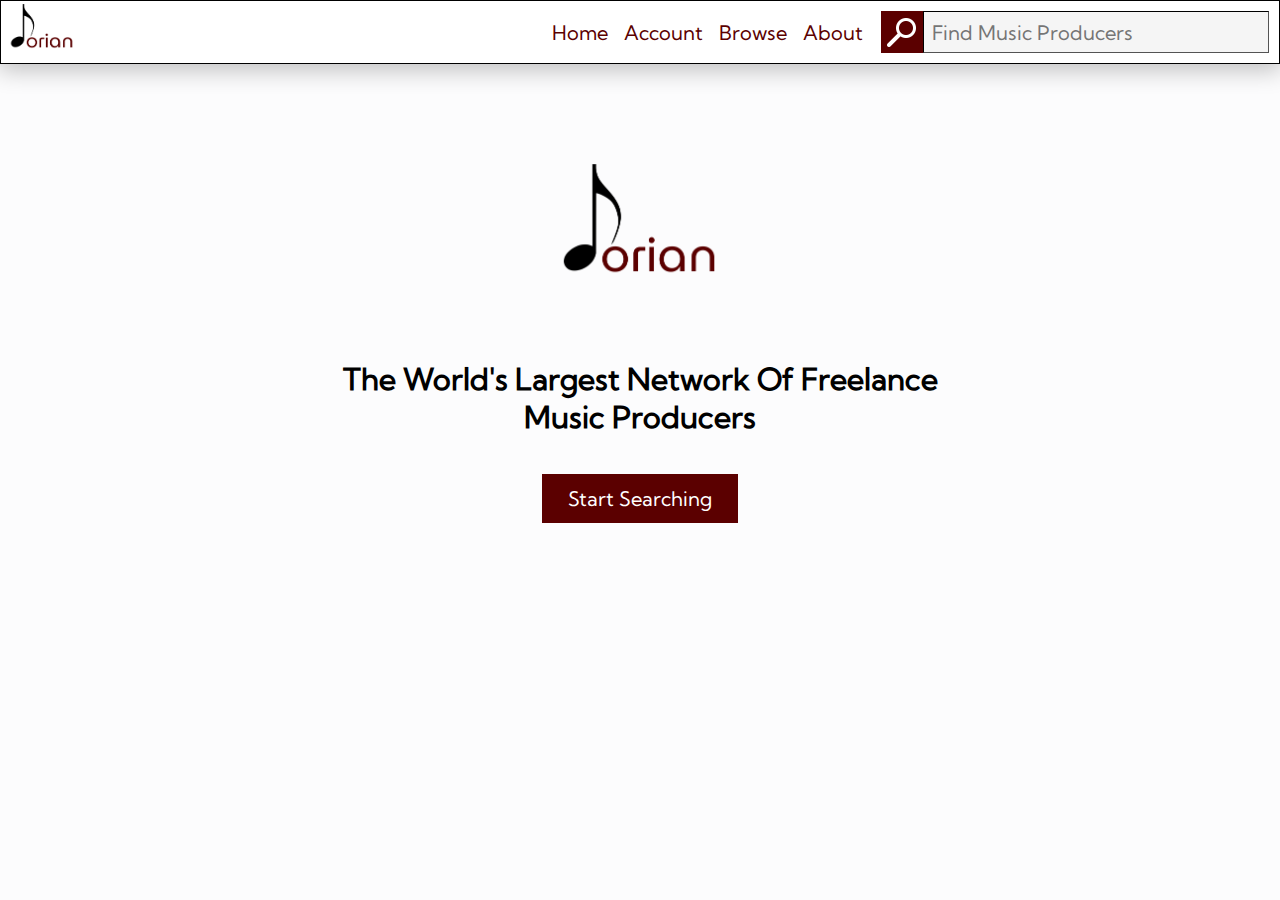
<file: index.html>
<!DOCTYPE html>
<html lang="en">
<head>
	<meta charset="UTF-8">
	<meta http-equiv="X-UA-Compatible" content="IE=edge">
	<meta name="viewport" content="width=device-width, initial-scale=1.0">
	<meta name="description" content="Dorian is the world's largest network of freelance music producers from amateur to professional.">
	<link rel="stylesheet" href="style.css">
	<title>Dorian</title>
</head>
<body>
	<header>
		<a href="index.html" class="logo">
			<img class="logo-img" src="assets/images/logo.png" alt="Dorian Logo">
		</a>
		<nav>
			<ul>
				<li><a href="index.html">Home</a></li>
				<li><a href="login.html">Account</a></li>
				<li><a href="browse.html">Browse</a></li>
				<li><a href="about.html">About</a></li>
			</ul>
			<form action="browse.html" method="get" class="searchbar">
				<button type="submit" id="search"><img src="assets/images/magnifying-glass.png" alt="Magnifying Glass"></button>
				<input placeholder="Find Music Producers" name="tags" type="search" id="searchbar">
			</form>
		</nav>
	</header>
	<main class="main-intrusive">
		<a href="index.html" class="logo">
			<img src="assets/images/logo.png" alt="Eigth Note">
		</a>
		<h2>The World's Largest Network Of Freelance Music Producers</h2>
		<a href="browse.html" class="button-link">Start Searching</a>
	</main>
</body>
</html>
</file>
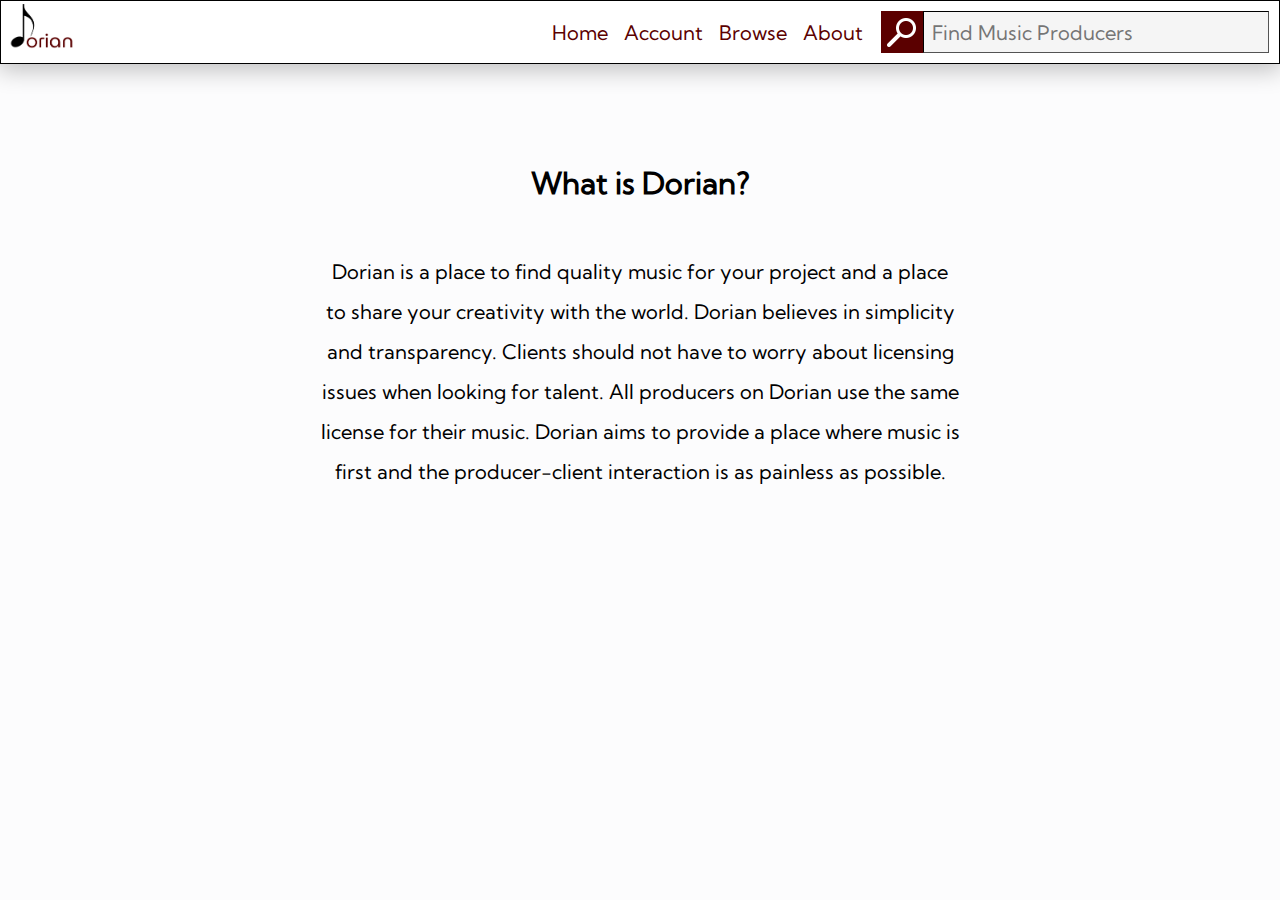
<file: about.html>
<!DOCTYPE html>
<html lang="en">
<head>
	<meta charset="UTF-8">
	<meta http-equiv="X-UA-Compatible" content="IE=edge">
	<meta name="viewport" content="width=device-width, initial-scale=1.0">
	<meta name="description" content="Dorian is the world's largest network of freelance music producers from amateur to professional.">
	<link rel="stylesheet" href="style.css">
	<title>Dorian | About</title>
</head>
<body>
	<header>
		<a href="index.html" class="logo">
			<img class="logo-img" src="assets/images/logo.png" alt="Dorian Logo">
		</a>
		<nav>
			<ul>
				<li><a href="index.html">Home</a></li>
				<li><a href="login.html">Account</a></li>
				<li><a href="browse.html">Browse</a></li>
				<li><a href="about.html">About</a></li>
			</ul>
			<form action="browse.html" method="get" class="searchbar">
				<button type="submit" id="search"><img src="assets/images/magnifying-glass.png" alt="Magnifying Glass"></button>
				<input placeholder="Find Music Producers" name="tags" type="search" id="searchbar">
			</form>
		</nav>
	</header>
	<main class="main-intrusive">
		<h2>What is Dorian?</h2>
		<p>
			Dorian is a place to find quality music for your project and a place to share your 
			creativity with the world. Dorian believes in simplicity and transparency. Clients
			should not have to worry about licensing issues when looking for talent. All 
			producers on Dorian use the same license for their music. Dorian aims to provide a 
			place where music is first and the producer-client interaction is as painless as 
			possible.
		</p>
	</main>
</body>
</html>
</file>
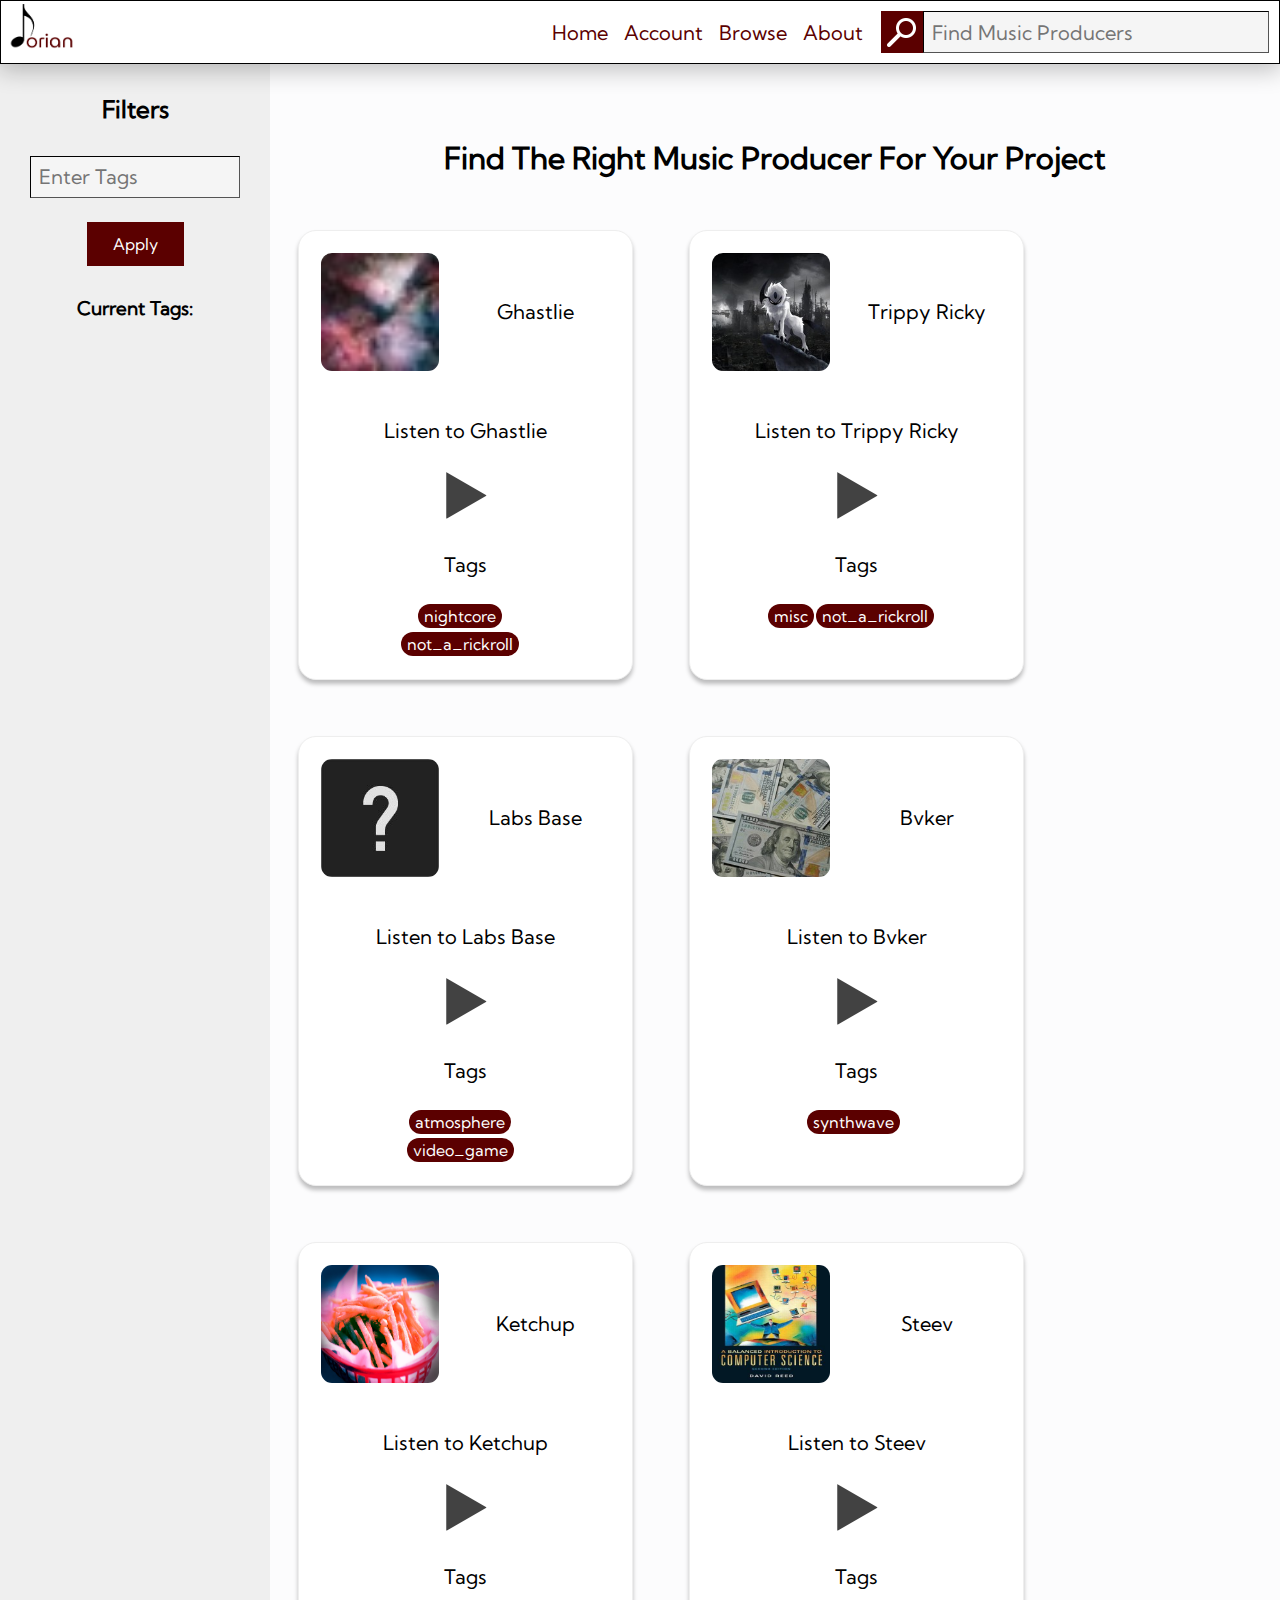
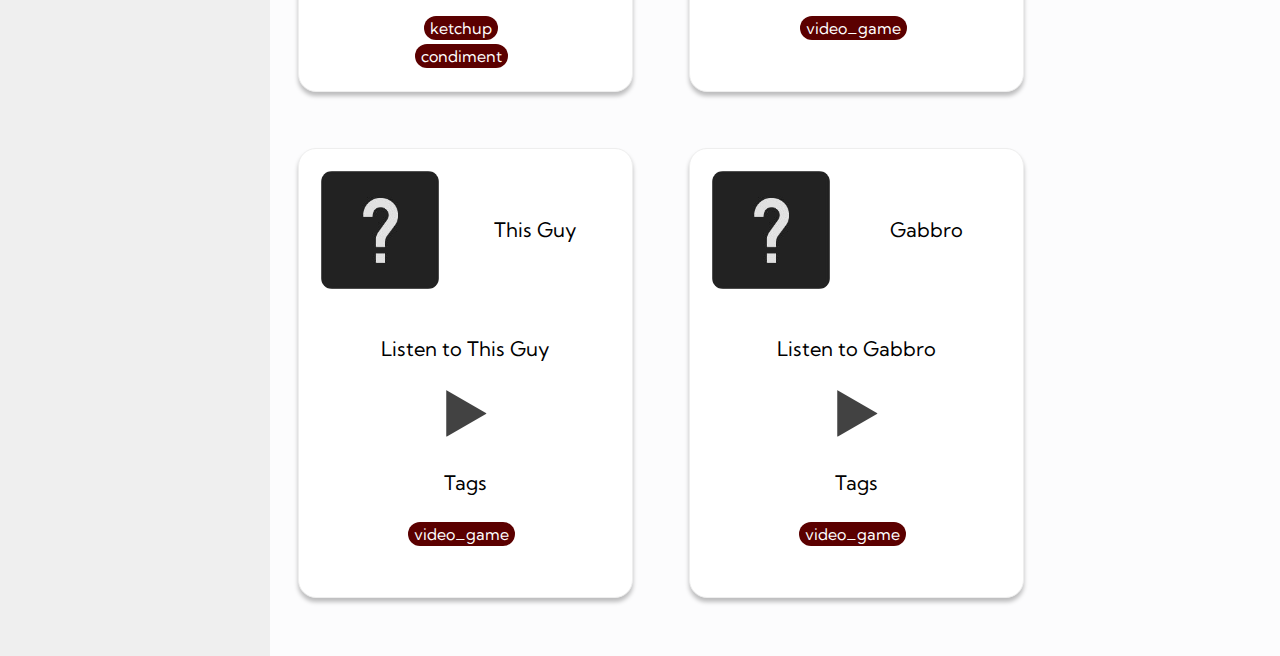
<file: browse.html>
<!DOCTYPE html>
<html lang="en">
<head>
	<meta charset="UTF-8">
	<meta http-equiv="X-UA-Compatible" content="IE=edge">
	<meta name="viewport" content="width=device-width, initial-scale=1.0">
	<meta name="description" content="Dorian is the world's largest network of freelance music producers from amateur to professional.">
	<link rel="stylesheet" href="style.css">
	<title>Dorian | Browse</title>
</head>
<body>
	<header>
		<a href="index.html" class="logo">
			<img class="logo-img" src="assets/images/logo.png" alt="Dorian Logo">
		</a>
		<nav>
			<ul>
				<li><a href="index.html">Home</a></li>
				<li><a href="login.html">Account</a></li>
				<li><a href="browse.html">Browse</a></li>
				<li><a href="about.html">About</a></li>
			</ul>
			<form action="browse.html" method="get" class="searchbar">
				<button type="submit" id="search"><img src="assets/images/magnifying-glass.png" alt="Magnifying Glass"></button>
				<input placeholder="Find Music Producers" name="tags" type="search" id="searchbar">
			</form>
		</nav>
	</header>

	<main class="main-sidebar">
		<section id="sidebar">
			<h2>Filters</h2>
			<form action="browse.html" id="filters" method="get">
				<input id="tag-bar" placeholder="Enter Tags" type="search" name="tags">
				<button type="submit" class="button-link">Apply</button>
			</form>
			<h3>Current Tags:</h3>
			<ul class="tag-list" id="current-tags">

			</ul>
		</section>
	
		<section id="main-section">
			<h2>Find The Right Music Producer For Your Project</h2>
			<ul id="user-cards">
				
			</ul>
		</section>
	</main>

	<script src="make-cards.js"></script>
</body>
</html>
</file>
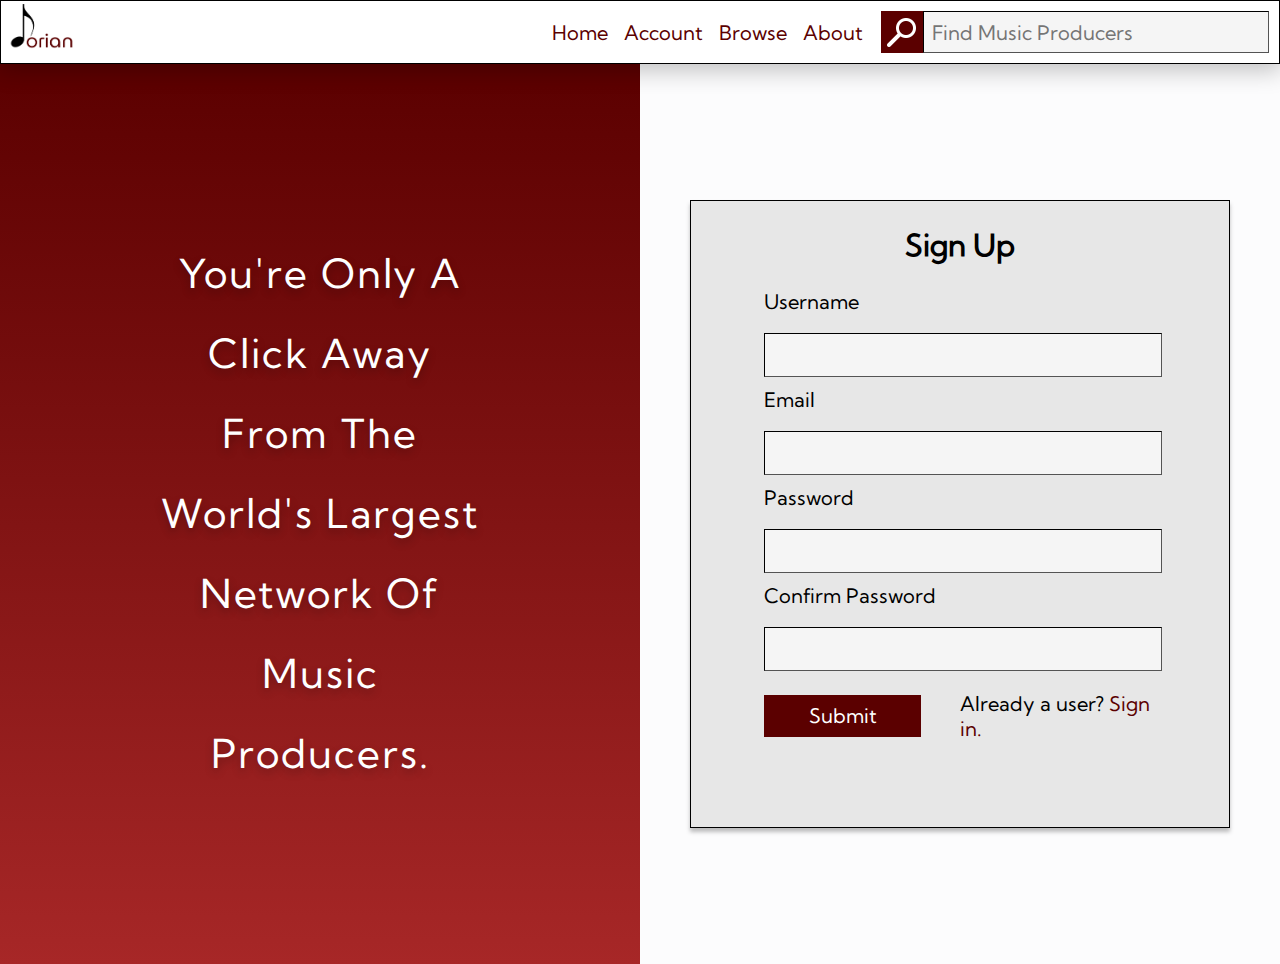
<file: login.html>
<!DOCTYPE html>
<html lang="en">
<head>
	<meta charset="UTF-8">
	<meta http-equiv="X-UA-Compatible" content="IE=edge">
	<meta name="viewport" content="width=device-width, initial-scale=1.0">
	<meta name="description" content="Dorian is the world's largest network of freelance music producers from amateur to professional.">
	<link rel="stylesheet" href="style.css">
	<title>Dorian | Login</title>
</head>
<body>
	<header>
		<a href="index.html" class="logo">
			<img class="logo-img" src="assets/images/logo.png" alt="Dorian Logo">
		</a>
		<nav>
			<ul>
				<li><a href="index.html">Home</a></li>
				<li><a href="login.html">Account</a></li>
				<li><a href="browse.html">Browse</a></li>
				<li><a href="about.html">About</a></li>
			</ul>
			<form action="browse.html" method="get" class="searchbar">
				<button type="submit" id="search"><img src="assets/images/magnifying-glass.png" alt="Magnifying Glass"></button>
				<input placeholder="Find Music Producers" name="tags" type="search" id="searchbar">
			</form>
		</nav>
	</header>
	<main class="main-split">
		<section id="left-split">
			<p id="signup-advert">
				You're Only A Click Away From The World's Largest Network Of Music Producers.
			</p>
		</section>
		<div id="right-split">
			<section id="sign-up-box">
				<h2>Sign Up</h2>
				<form action="login.html" method="get" id="sign-up-form">
					<label class="sign-up-field">Username
						<input type="text" name="" id="uname-field">
					</label>
					<label class="sign-up-field">Email
						<input type="email" name="" id="email-field">
					</label>
					<label class="sign-up-field">Password
						<input type="password" name="" id="pwd-field">
					</label>
					<label class="sign-up-field">Confirm Password
						<input type="password" name="" id="pwd-conf-field">
					</label>
					<div class="sign-up-field">
						<button type="submit" class="button-link">Submit</button>
						<p>Already a user? <a href="login.html">Sign in.</a></p>
					</div>
				</form>
			</section>
		</div>
	</main>
</body>
</html>
</file>
<file: style.css>
@font-face {
	font-family: 'Kumbh Sans';
	src: url('assets/fonts/KumbhSans-Regular.ttf');
}

html,body {
	height: 100%;
}

body {
	padding: 0;
	margin: 0;
	font-family: "Kumbh Sans";
	font-size: 20px;
	background-color: #fcfcfd;
}

ul {
	list-style-type: none;
	padding: 0;
}

header {
	position: relative;
	margin: 0;
	padding: 0;
	height: 62px;

	display: flex;
	flex-direction: row;
	align-items: center;
	text-align: center;

	background: #FFFFFF;
	border: 1px solid #000000;
	box-shadow: 0px 4px 25px 2px #0000003f;
}
header * {
	height: 42px;
	
	display: flex;
	align-items: center;
	flex-direction: row;
}

nav {
	flex: 1;
	justify-content: flex-end;
	margin: 0 10px;
}
nav ul {
	margin-right: 10px;
}
nav a {
	padding: 0 8px;
	transition: 500ms;
}
nav a:hover {
	color: white;
	background-color: #5b0000;
	padding: 10px 20px;
}

.logo img {
	height: 141px;
}


header .logo img {
	height: 57px;
}

.searchbar {
	margin: 0;
	width: 33%;
}
.searchbar * {
	position: relative;
	top: 0px;
	size: 42px;
	margin: 0;
}
input {
	font-family: unset;
	border: 1px solid black;
	border-style: inset;
	height: 42px;
	font-size: 20px;
}

input {
	padding: 0 8px;
	width: 100%;
	background-color: #f5f5f5;
}
input:focus {
	outline: none;
}
button {
	cursor: pointer;
	padding: 0;
	border: unset;
}

h1 {
	color: #5b0000
}

a {
	text-decoration: unset;
	color: #5b0000;
}

.main-intrusive {
	margin-top: 100px;
	padding: 0 25%;
	text-align: center;
}
.main-intrusive p {
	line-height: 2em;
}
.main-intrusive > * {
	margin: 50px 0;
}
.button-link {
	border: none;
	font: unset;
	color: white;
	background-color: #5b0000;
	padding: 12px 26px;
}

.main-sidebar {
	display: grid;
	grid-template-columns: 1fr 5fr;
	height: 100%;
	text-align: center;
}
#sidebar {
	padding-top: 10px;
	background-color: #efefef;
	height: 100%;
	width: 270px;
	font-size: 16px;
}
#sidebar form > * {
	margin: 12px 0;
}
#filters {
	width: 210px;
	margin: 0 auto;
}
.tag-list {
	display: flex;
	align-content: flex-start;
	justify-content: center;
	flex-wrap: wrap;
	width: 95%;
	font-size: 16px;
}
.tag {
	background-color: #5b0000;
	color: white;
	font-size: 14;
	padding: 2px 6px;
	margin: 2px 1px;
	border-radius: 12px;
}

#main-section {
	padding-top: 50px;
}

#user-cards {
	display: flex;
	flex-wrap: wrap;
}
.card {
	display: grid;
	grid-template-columns: 140px 1fr;
	grid-template-rows: 162px 1fr;
	width: 333px;
	height: 448px;
	background: #FFFFFF;
	border: 1px solid #EEEEEE;
	box-shadow: 0px 4px 4px rgba(0, 0, 0, 0.25);
	border-radius: 18px;
	margin: 28px;
}
.card * {
	font-weight: unset;
}
.card button {
	border: unset;
	background-color: #fff0;
}
.profile-picture {
	position: relative;
	width: 118px;
	height: 118px;
	grid-column: 1;
	grid-row: 1;
	top: 22px;
	left: 22px;

	background: #5B0000;
	border-radius: 11px;
}
.profile-name {
	font-size: 20px;
	margin: 0;
	padding: 0;
	grid-column: 2;
	grid-row: 1;
	align-self: center;
}
.profile-extra {
	grid-row: 2;
	grid-column: 1/3;
	justify-self: center;
	align-self: top;
	padding: 0 20px;
}
.profile-extra h4 {
	margin: 25px 0;
	padding: 0;
}
.play-button, .play-button img {
	width: 54px;
	height: 54px;
}

.main-split {
	display: grid;
	grid-template-columns: 1fr 1fr;
	height: 100%;
	text-align: center;
	justify-content: center;
}

.main-split > * {
	display: grid;
	align-items: center;
	justify-content: center;
}

#left-split {
	color: white;
	background-image: linear-gradient(#5B0000, #A72727);
}

#signup-advert {
	margin: 0 153px;
	font-style: normal;
	font-weight: 400;
	font-size: 40px;
	line-height: 200%;

	letter-spacing: 0.05em;

	text-shadow: 0px 4px 8px rgba(0, 0, 0, 0.25);
}

#right-split {
	display: grid;
}

#sign-up-box {
	width: 538px;
	height: 626px;
	background-color: #E7E7E7;
	border: 1px solid #000000;
	box-shadow: 0px 4px 4px rgba(0, 0, 0, 0.25);
}

#sign-up-form {
	text-align: left;
	margin: 0 73px;
	font-style: normal;
	font-weight: 400;
	font-size: 20px;
	line-height: 25px;
}

#sign-up-form input {
	margin: 0;
	padding: 0 8px;
	width: 380px;
	border: 1px solid black;
	border-style: inset;
	height: 42px;
}

.sign-up-field {
	width: 392px;
	display: grid;
	grid-template-rows: 1fr 1fr;
	margin-top: 10px;
}

.sign-up-field:last-child {
	display: grid;
	grid-template-columns: 1fr 1fr;
	align-items: center;
	margin-top: 20px
}

.sign-up-field:last-child > *:first-child {
	justify-self: left;
	height: 42px;
	width: 157px;
	display: grid;
	align-items: center;
	padding: 0;
}

.sign-up-field:last-child > *:last-child {
	justify-self: right;
	margin: 0;
	padding: 0;
}
</file>
